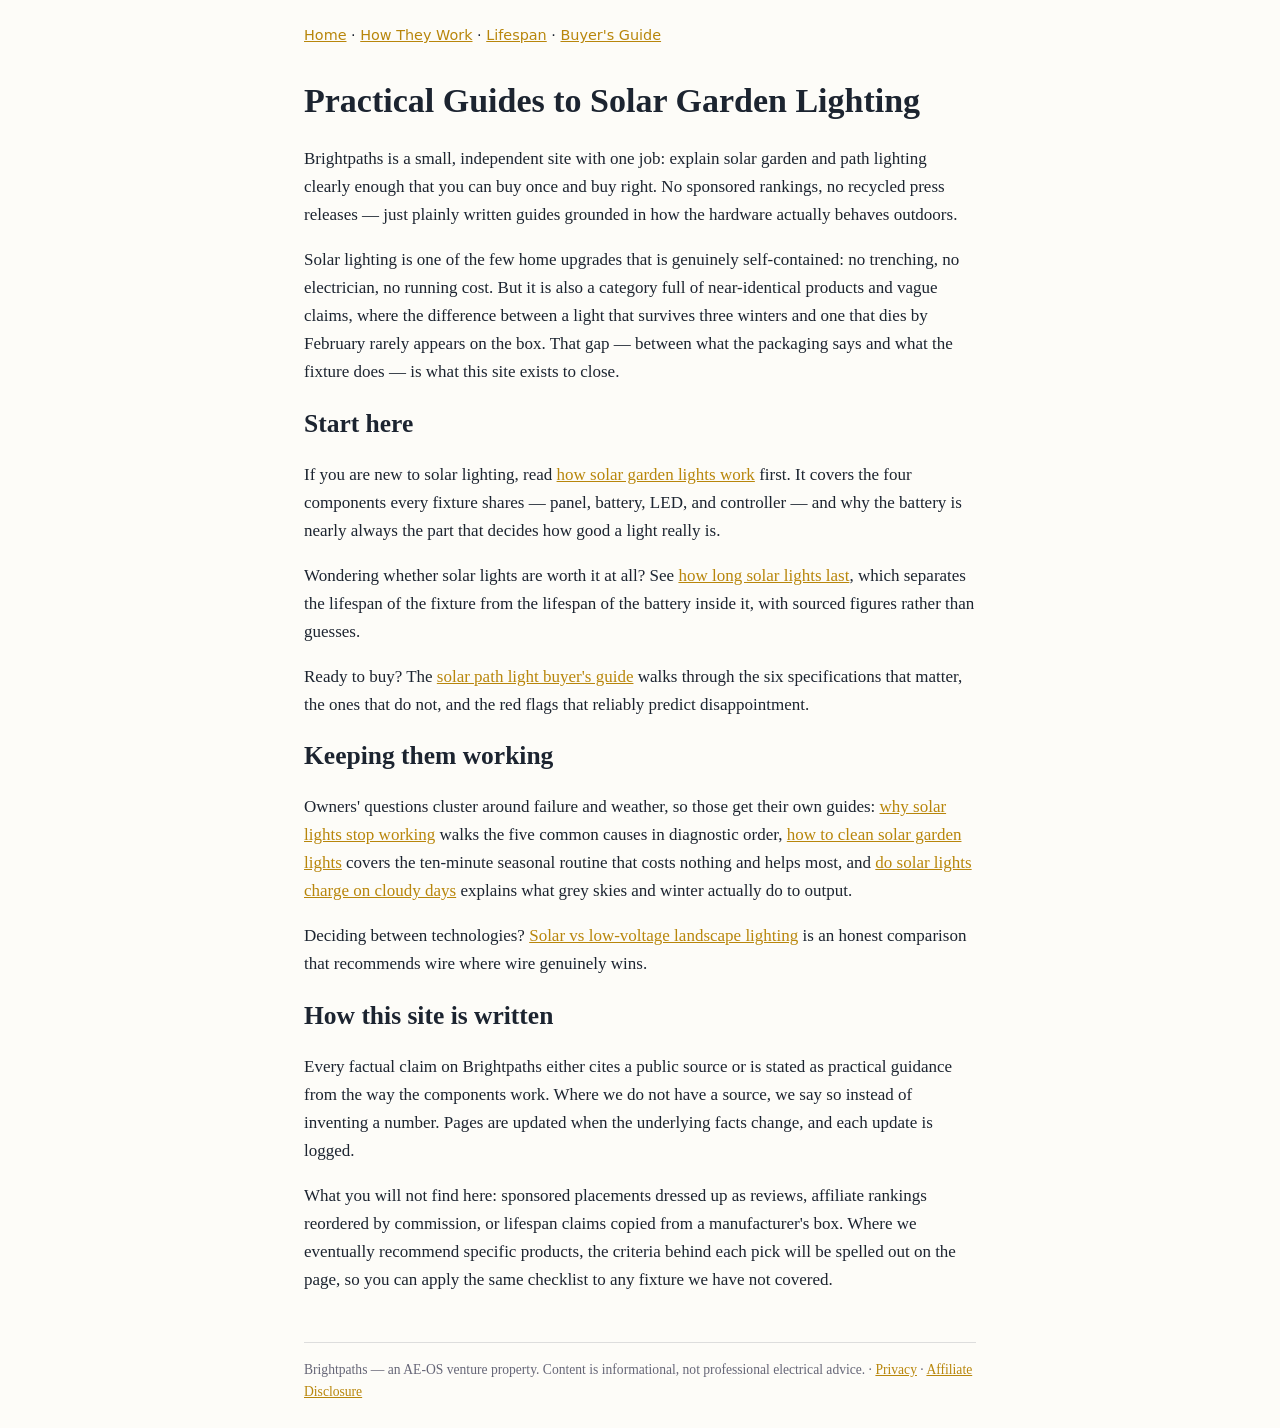
<file: sites/brightpaths/index.html>
<!doctype html>
<html lang="en">
<head>
<meta charset="utf-8">
<meta name="viewport" content="width=device-width, initial-scale=1">
<title>Brightpaths — Practical Guides to Solar Garden Lighting</title>
<meta name="description" content="Independent, plainly written guides to solar garden and path lighting: how it works, how long it lasts, and how to choose fixtures that actually perform.">
<meta name="google-site-verification" content="ahCvHY0oXjrRR0-kupF6ILrSWpkh0SE4DE3gS7k65C8" />
<link rel="stylesheet" href="style.css">
</head>
<body>
<nav><a href="index.html">Home</a> · <a href="articles/how-solar-garden-lights-work.html">How They Work</a> · <a href="articles/how-long-do-solar-lights-last.html">Lifespan</a> · <a href="articles/solar-path-light-buyers-guide.html">Buyer's Guide</a></nav>

<h1>Practical Guides to Solar Garden Lighting</h1>

<p>Brightpaths is a small, independent site with one job: explain solar garden
and path lighting clearly enough that you can buy once and buy right. No
sponsored rankings, no recycled press releases — just plainly written guides
grounded in how the hardware actually behaves outdoors.</p>

<p>Solar lighting is one of the few home upgrades that is genuinely
self-contained: no trenching, no electrician, no running cost. But it is also
a category full of near-identical products and vague claims, where the
difference between a light that survives three winters and one that dies by
February rarely appears on the box. That gap — between what the packaging
says and what the fixture does — is what this site exists to close.</p>

<h2>Start here</h2>

<p>If you are new to solar lighting, read
<a href="articles/how-solar-garden-lights-work.html">how solar garden lights work</a>
first. It covers the four components every fixture shares — panel, battery,
LED, and controller — and why the battery is nearly always the part that
decides how good a light really is.</p>

<p>Wondering whether solar lights are worth it at all? See
<a href="articles/how-long-do-solar-lights-last.html">how long solar lights last</a>,
which separates the lifespan of the fixture from the lifespan of the battery
inside it, with sourced figures rather than guesses.</p>

<p>Ready to buy? The
<a href="articles/solar-path-light-buyers-guide.html">solar path light buyer's guide</a>
walks through the six specifications that matter, the ones that do not, and
the red flags that reliably predict disappointment.</p>

<h2>Keeping them working</h2>

<p>Owners' questions cluster around failure and weather, so those get their
own guides: <a href="articles/why-solar-lights-stop-working.html">why solar
lights stop working</a> walks the five common causes in diagnostic order,
<a href="articles/how-to-clean-solar-garden-lights.html">how to clean solar
garden lights</a> covers the ten-minute seasonal routine that costs nothing
and helps most, and
<a href="articles/do-solar-lights-charge-on-cloudy-days.html">do solar
lights charge on cloudy days</a> explains what grey skies and winter
actually do to output.</p>

<p>Deciding between technologies?
<a href="articles/solar-vs-low-voltage-landscape-lighting.html">Solar vs
low-voltage landscape lighting</a> is an honest comparison that recommends
wire where wire genuinely wins.</p>

<h2>How this site is written</h2>

<p>Every factual claim on Brightpaths either cites a public source or is
stated as practical guidance from the way the components work. Where we do
not have a source, we say so instead of inventing a number. Pages are updated
when the underlying facts change, and each update is logged.</p>

<p>What you will not find here: sponsored placements dressed up as reviews,
affiliate rankings reordered by commission, or lifespan claims copied from
a manufacturer's box. Where we eventually recommend specific products, the
criteria behind each pick will be spelled out on the page, so you can apply
the same checklist to any fixture we have not covered.</p>

<footer>Brightpaths — an AE-OS venture property. Content is informational,
not professional electrical advice. · <a href="privacy.html">Privacy</a> · <a href="affiliate-disclosure.html">Affiliate Disclosure</a></footer>
</body>
</html>
</file>
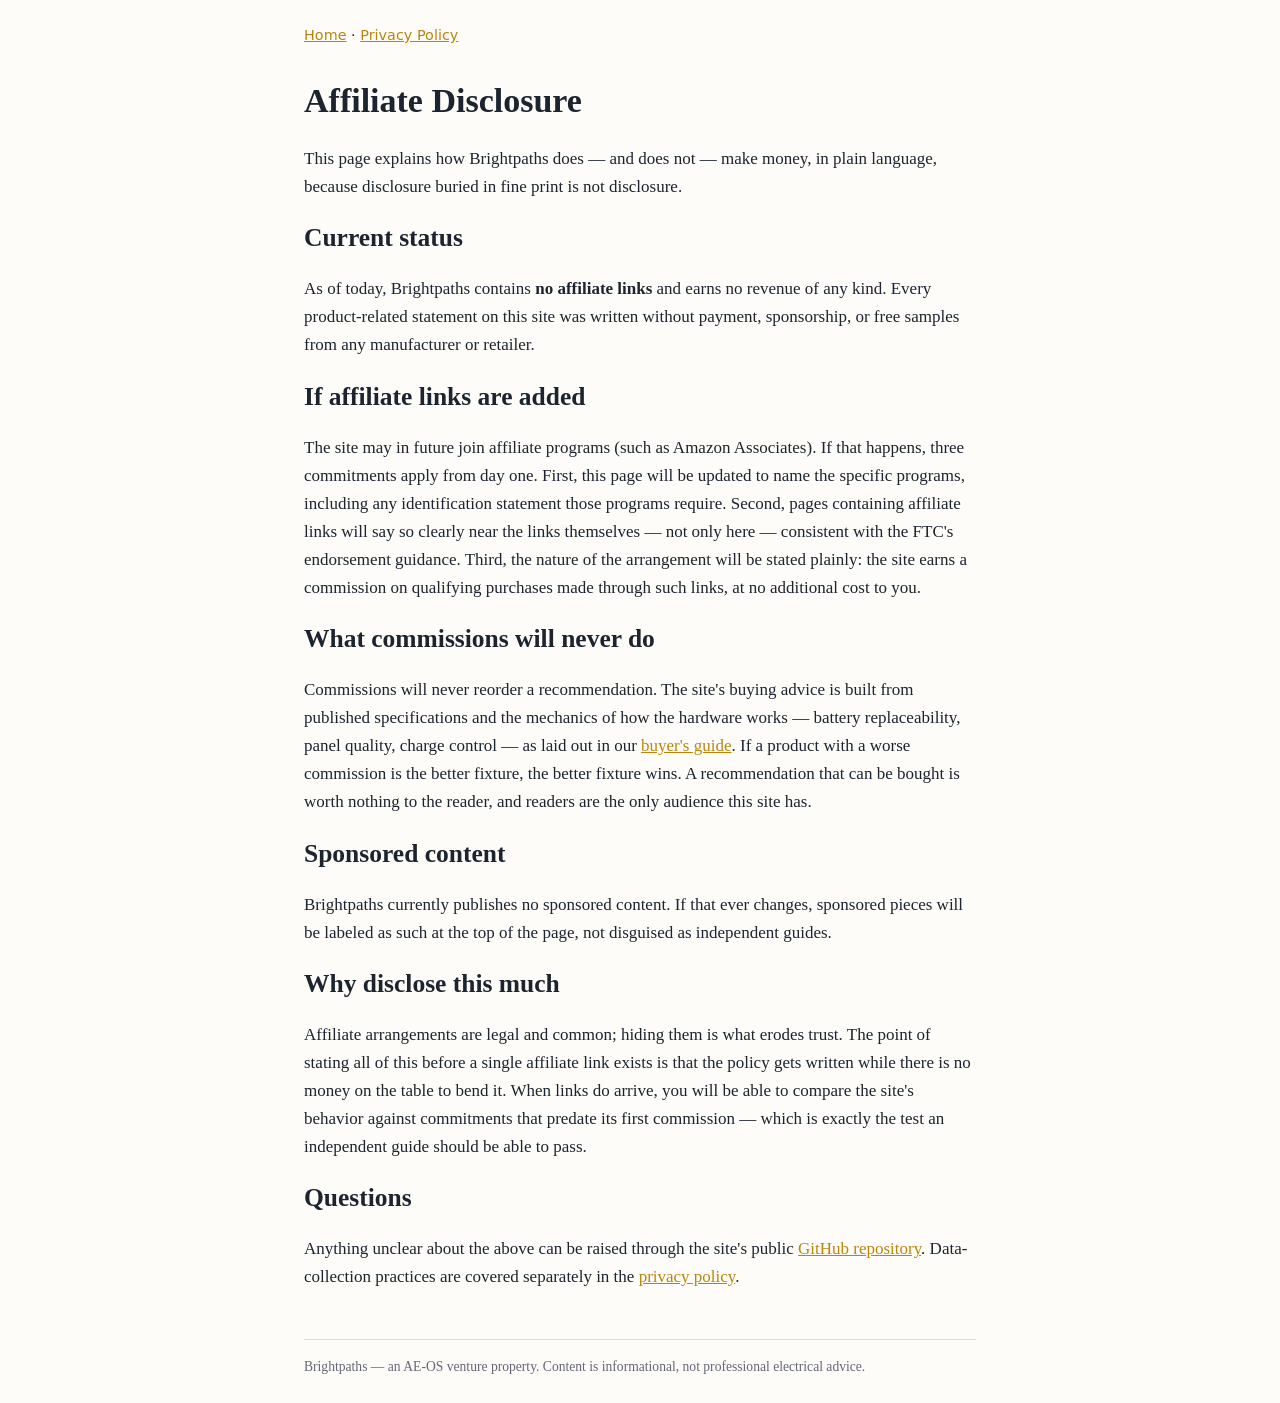
<file: sites/brightpaths/affiliate-disclosure.html>
<!doctype html>
<html lang="en">
<head>
<meta charset="utf-8">
<meta name="viewport" content="width=device-width, initial-scale=1">
<title>Affiliate Disclosure — Brightpaths</title>
<meta name="description" content="How Brightpaths handles affiliate links: current status (none yet), how future links will be disclosed, and why commissions never influence recommendations.">
<link rel="stylesheet" href="style.css">
</head>
<body>
<nav><a href="index.html">Home</a> · <a href="privacy.html">Privacy Policy</a></nav>

<h1>Affiliate Disclosure</h1>

<p>This page explains how Brightpaths does — and does not — make money, in
plain language, because disclosure buried in fine print is not disclosure.</p>

<h2>Current status</h2>

<p>As of today, Brightpaths contains <strong>no affiliate links</strong> and
earns no revenue of any kind. Every product-related statement on this site
was written without payment, sponsorship, or free samples from any
manufacturer or retailer.</p>

<h2>If affiliate links are added</h2>

<p>The site may in future join affiliate programs (such as Amazon
Associates). If that happens, three commitments apply from day one. First,
this page will be updated to name the specific programs, including any
identification statement those programs require. Second, pages containing
affiliate links will say so clearly near the links themselves — not only
here — consistent with the FTC's endorsement guidance. Third, the nature of
the arrangement will be stated plainly: the site earns a commission on
qualifying purchases made through such links, at no additional cost to
you.</p>

<h2>What commissions will never do</h2>

<p>Commissions will never reorder a recommendation. The site's buying advice
is built from published specifications and the mechanics of how the hardware
works — battery replaceability, panel quality, charge control — as laid out
in our <a href="articles/solar-path-light-buyers-guide.html">buyer's
guide</a>. If a product with a worse commission is the better fixture, the
better fixture wins. A recommendation that can be bought is worth nothing to
the reader, and readers are the only audience this site has.</p>

<h2>Sponsored content</h2>

<p>Brightpaths currently publishes no sponsored content. If that ever
changes, sponsored pieces will be labeled as such at the top of the page,
not disguised as independent guides.</p>

<h2>Why disclose this much</h2>

<p>Affiliate arrangements are legal and common; hiding them is what erodes
trust. The point of stating all of this before a single affiliate link
exists is that the policy gets written while there is no money on the table
to bend it. When links do arrive, you will be able to compare the site's
behavior against commitments that predate its first commission — which is
exactly the test an independent guide should be able to pass.</p>

<h2>Questions</h2>

<p>Anything unclear about the above can be raised through the site's public
<a href="https://github.com/Chanranchinnappa/AE-OS" rel="noopener">GitHub
repository</a>. Data-collection practices are covered separately in the
<a href="privacy.html">privacy policy</a>.</p>

<footer>Brightpaths — an AE-OS venture property. Content is informational,
not professional electrical advice.</footer>
</body>
</html>
</file>
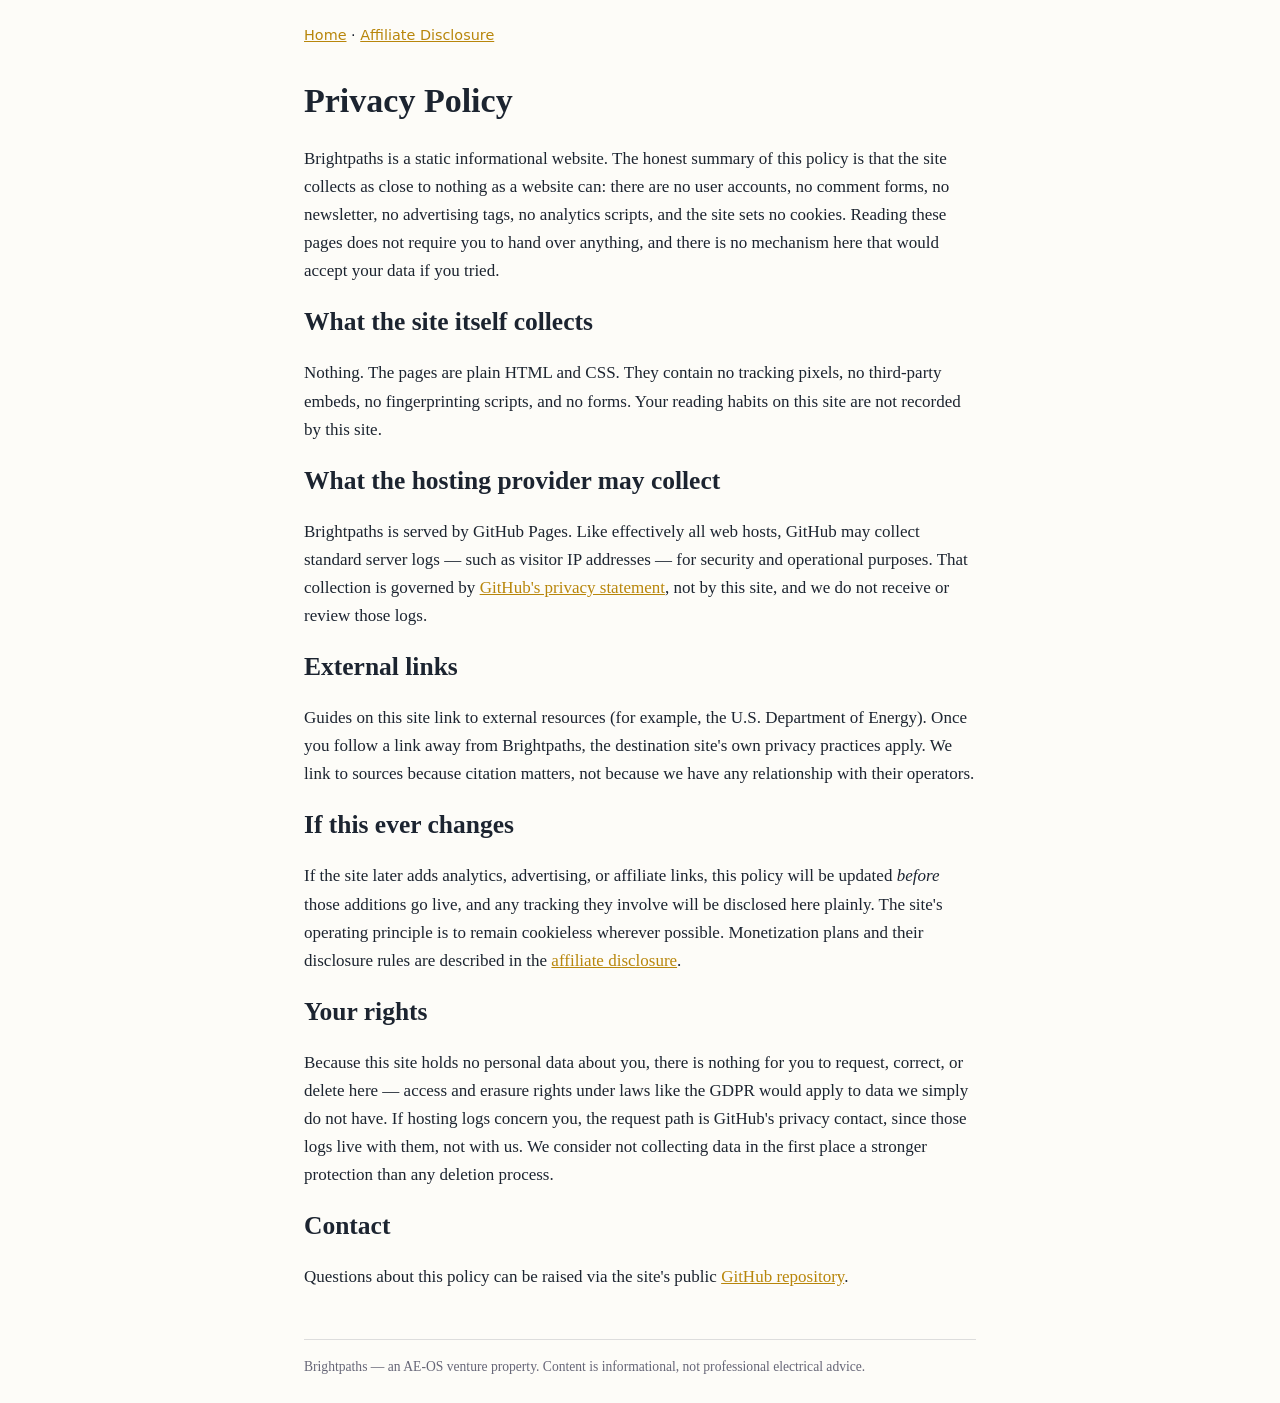
<file: sites/brightpaths/privacy.html>
<!doctype html>
<html lang="en">
<head>
<meta charset="utf-8">
<meta name="viewport" content="width=device-width, initial-scale=1">
<title>Privacy Policy — Brightpaths</title>
<meta name="description" content="Brightpaths privacy policy: no accounts, no cookies, no analytics scripts. What the site does and does not collect, and how hosting logs work.">
<link rel="stylesheet" href="style.css">
</head>
<body>
<nav><a href="index.html">Home</a> · <a href="affiliate-disclosure.html">Affiliate Disclosure</a></nav>

<h1>Privacy Policy</h1>

<p>Brightpaths is a static informational website. The honest summary of this
policy is that the site collects as close to nothing as a website can: there
are no user accounts, no comment forms, no newsletter, no advertising tags,
no analytics scripts, and the site sets no cookies. Reading these pages does
not require you to hand over anything, and there is no mechanism here that
would accept your data if you tried.</p>

<h2>What the site itself collects</h2>

<p>Nothing. The pages are plain HTML and CSS. They contain no tracking
pixels, no third-party embeds, no fingerprinting scripts, and no forms.
Your reading habits on this site are not recorded by this site.</p>

<h2>What the hosting provider may collect</h2>

<p>Brightpaths is served by GitHub Pages. Like effectively all web hosts,
GitHub may collect standard server logs — such as visitor IP addresses — for
security and operational purposes. That collection is governed by
<a href="https://docs.github.com/en/site-policy/privacy-policies/github-general-privacy-statement" rel="noopener">GitHub's
privacy statement</a>, not by this site, and we do not receive or review
those logs.</p>

<h2>External links</h2>

<p>Guides on this site link to external resources (for example, the U.S.
Department of Energy). Once you follow a link away from Brightpaths, the
destination site's own privacy practices apply. We link to sources because
citation matters, not because we have any relationship with their operators.</p>

<h2>If this ever changes</h2>

<p>If the site later adds analytics, advertising, or affiliate links,
this policy will be updated <em>before</em> those additions go live, and any
tracking they involve will be disclosed here plainly. The site's operating
principle is to remain cookieless wherever possible. Monetization plans and
their disclosure rules are described in the
<a href="affiliate-disclosure.html">affiliate disclosure</a>.</p>

<h2>Your rights</h2>

<p>Because this site holds no personal data about you, there is nothing for
you to request, correct, or delete here — access and erasure rights under
laws like the GDPR would apply to data we simply do not have. If hosting
logs concern you, the request path is GitHub's privacy contact, since those
logs live with them, not with us. We consider not collecting data in the
first place a stronger protection than any deletion process.</p>

<h2>Contact</h2>

<p>Questions about this policy can be raised via the site's public
<a href="https://github.com/Chanranchinnappa/AE-OS" rel="noopener">GitHub
repository</a>.</p>

<footer>Brightpaths — an AE-OS venture property. Content is informational,
not professional electrical advice.</footer>
</body>
</html>
</file>
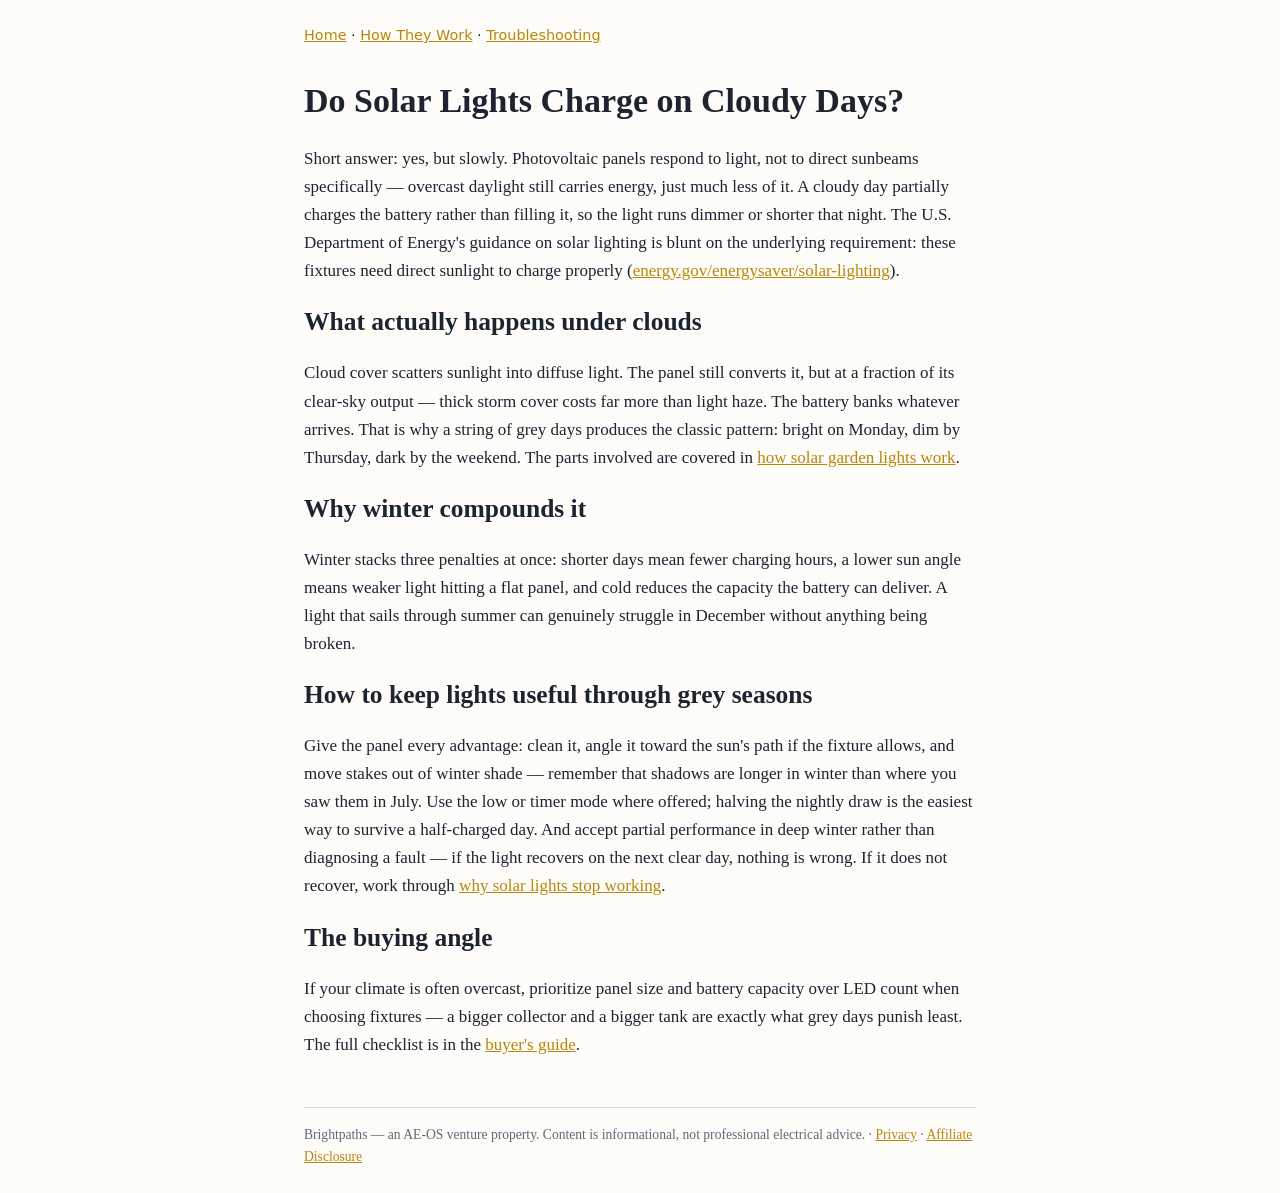
<file: sites/brightpaths/articles/do-solar-lights-charge-on-cloudy-days.html>
<!doctype html>
<html lang="en">
<head>
<meta charset="utf-8">
<meta name="viewport" content="width=device-width, initial-scale=1">
<title>Do Solar Lights Charge on Cloudy Days?</title>
<meta name="description" content="Yes — solar garden lights still charge under clouds, just more slowly. What actually happens in diffuse light, and how to keep lights working through winter.">
<link rel="stylesheet" href="../style.css">
</head>
<body>
<nav><a href="../index.html">Home</a> · <a href="how-solar-garden-lights-work.html">How They Work</a> · <a href="why-solar-lights-stop-working.html">Troubleshooting</a></nav>

<h1>Do Solar Lights Charge on Cloudy Days?</h1>

<p>Short answer: yes, but slowly. Photovoltaic panels respond to light, not
to direct sunbeams specifically — overcast daylight still carries energy,
just much less of it. A cloudy day partially charges the battery rather than
filling it, so the light runs dimmer or shorter that night. The U.S.
Department of Energy's guidance on solar lighting is blunt on the underlying
requirement: these fixtures need direct sunlight to charge properly
(<a href="https://www.energy.gov/energysaver/solar-lighting" rel="noopener">energy.gov/energysaver/solar-lighting</a>).</p>

<h2>What actually happens under clouds</h2>

<p>Cloud cover scatters sunlight into diffuse light. The panel still
converts it, but at a fraction of its clear-sky output — thick storm cover
costs far more than light haze. The battery banks whatever arrives. That is
why a string of grey days produces the classic pattern: bright on Monday,
dim by Thursday, dark by the weekend. The parts involved are covered in
<a href="how-solar-garden-lights-work.html">how solar garden lights
work</a>.</p>

<h2>Why winter compounds it</h2>

<p>Winter stacks three penalties at once: shorter days mean fewer charging
hours, a lower sun angle means weaker light hitting a flat panel, and cold
reduces the capacity the battery can deliver. A light that sails through
summer can genuinely struggle in December without anything being broken.</p>

<h2>How to keep lights useful through grey seasons</h2>

<p>Give the panel every advantage: clean it, angle it toward the sun's path
if the fixture allows, and move stakes out of winter shade — remember that
shadows are longer in winter than where you saw them in July. Use the low or
timer mode where offered; halving the nightly draw is the easiest way to
survive a half-charged day. And accept partial performance in deep winter
rather than diagnosing a fault — if the light recovers on the next clear
day, nothing is wrong. If it does not recover, work through
<a href="why-solar-lights-stop-working.html">why solar lights stop
working</a>.</p>

<h2>The buying angle</h2>

<p>If your climate is often overcast, prioritize panel size and battery
capacity over LED count when choosing fixtures — a bigger collector and a
bigger tank are exactly what grey days punish least. The full checklist is
in the <a href="solar-path-light-buyers-guide.html">buyer's guide</a>.</p>

<footer>Brightpaths — an AE-OS venture property. Content is informational,
not professional electrical advice. · <a href="../privacy.html">Privacy</a> · <a href="../affiliate-disclosure.html">Affiliate Disclosure</a></footer>
</body>
</html>
</file>
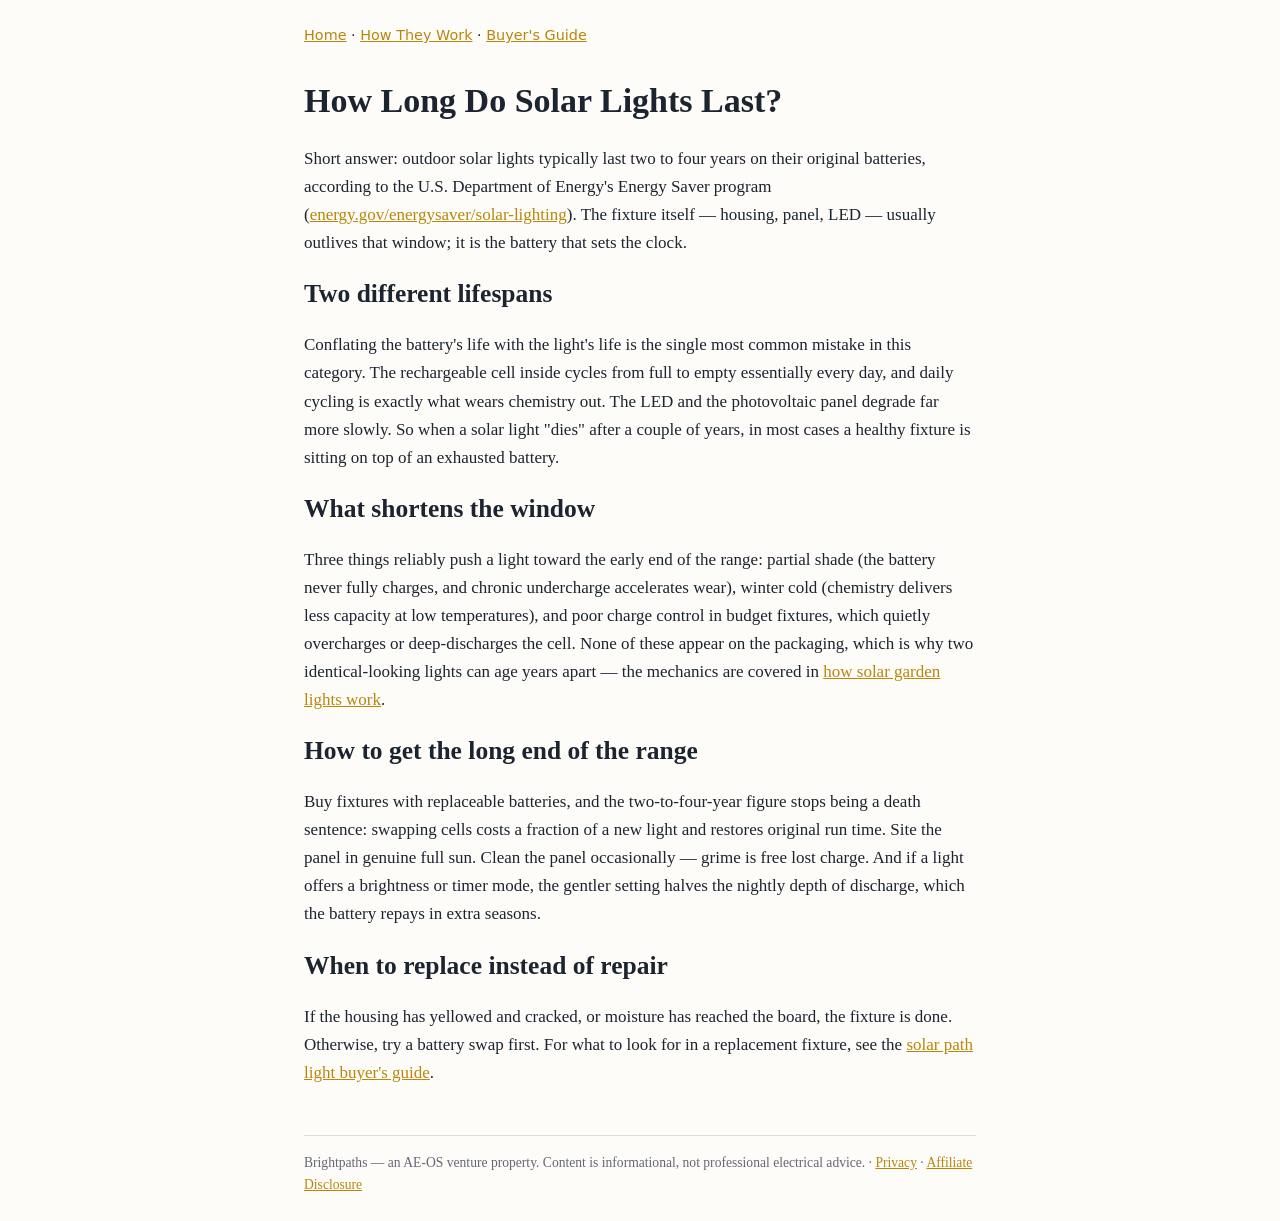
<file: sites/brightpaths/articles/how-long-do-solar-lights-last.html>
<!doctype html>
<html lang="en">
<head>
<meta charset="utf-8">
<meta name="viewport" content="width=device-width, initial-scale=1">
<title>How Long Do Solar Lights Last? Battery vs Fixture Lifespan</title>
<meta name="description" content="Solar lights typically run 2-4 years on their original batteries, per the U.S. Department of Energy. What wears out, what doesn't, and how to double the useful life.">
<link rel="stylesheet" href="../style.css">
</head>
<body>
<nav><a href="../index.html">Home</a> · <a href="how-solar-garden-lights-work.html">How They Work</a> · <a href="solar-path-light-buyers-guide.html">Buyer's Guide</a></nav>

<h1>How Long Do Solar Lights Last?</h1>

<p>Short answer: outdoor solar lights typically last two to four years on
their original batteries, according to the U.S. Department of Energy's
Energy Saver program
(<a href="https://www.energy.gov/energysaver/solar-lighting" rel="noopener">energy.gov/energysaver/solar-lighting</a>).
The fixture itself — housing, panel, LED — usually outlives that window; it
is the battery that sets the clock.</p>

<h2>Two different lifespans</h2>

<p>Conflating the battery's life with the light's life is the single most
common mistake in this category. The rechargeable cell inside cycles from
full to empty essentially every day, and daily cycling is exactly what wears
chemistry out. The LED and the photovoltaic panel degrade far more slowly.
So when a solar light "dies" after a couple of years, in most cases a
healthy fixture is sitting on top of an exhausted battery.</p>

<h2>What shortens the window</h2>

<p>Three things reliably push a light toward the early end of the range:
partial shade (the battery never fully charges, and chronic undercharge
accelerates wear), winter cold (chemistry delivers less capacity at low
temperatures), and poor charge control in budget fixtures, which quietly
overcharges or deep-discharges the cell. None of these appear on the
packaging, which is why two identical-looking lights can age years apart —
the mechanics are covered in
<a href="how-solar-garden-lights-work.html">how solar garden lights
work</a>.</p>

<h2>How to get the long end of the range</h2>

<p>Buy fixtures with replaceable batteries, and the two-to-four-year figure
stops being a death sentence: swapping cells costs a fraction of a new light
and restores original run time. Site the panel in genuine full sun. Clean
the panel occasionally — grime is free lost charge. And if a light offers a
brightness or timer mode, the gentler setting halves the nightly depth of
discharge, which the battery repays in extra seasons.</p>

<h2>When to replace instead of repair</h2>

<p>If the housing has yellowed and cracked, or moisture has reached the
board, the fixture is done. Otherwise, try a battery swap first. For what to
look for in a replacement fixture, see the
<a href="solar-path-light-buyers-guide.html">solar path light buyer's
guide</a>.</p>

<footer>Brightpaths — an AE-OS venture property. Content is informational,
not professional electrical advice. · <a href="../privacy.html">Privacy</a> · <a href="../affiliate-disclosure.html">Affiliate Disclosure</a></footer>
</body>
</html>
</file>
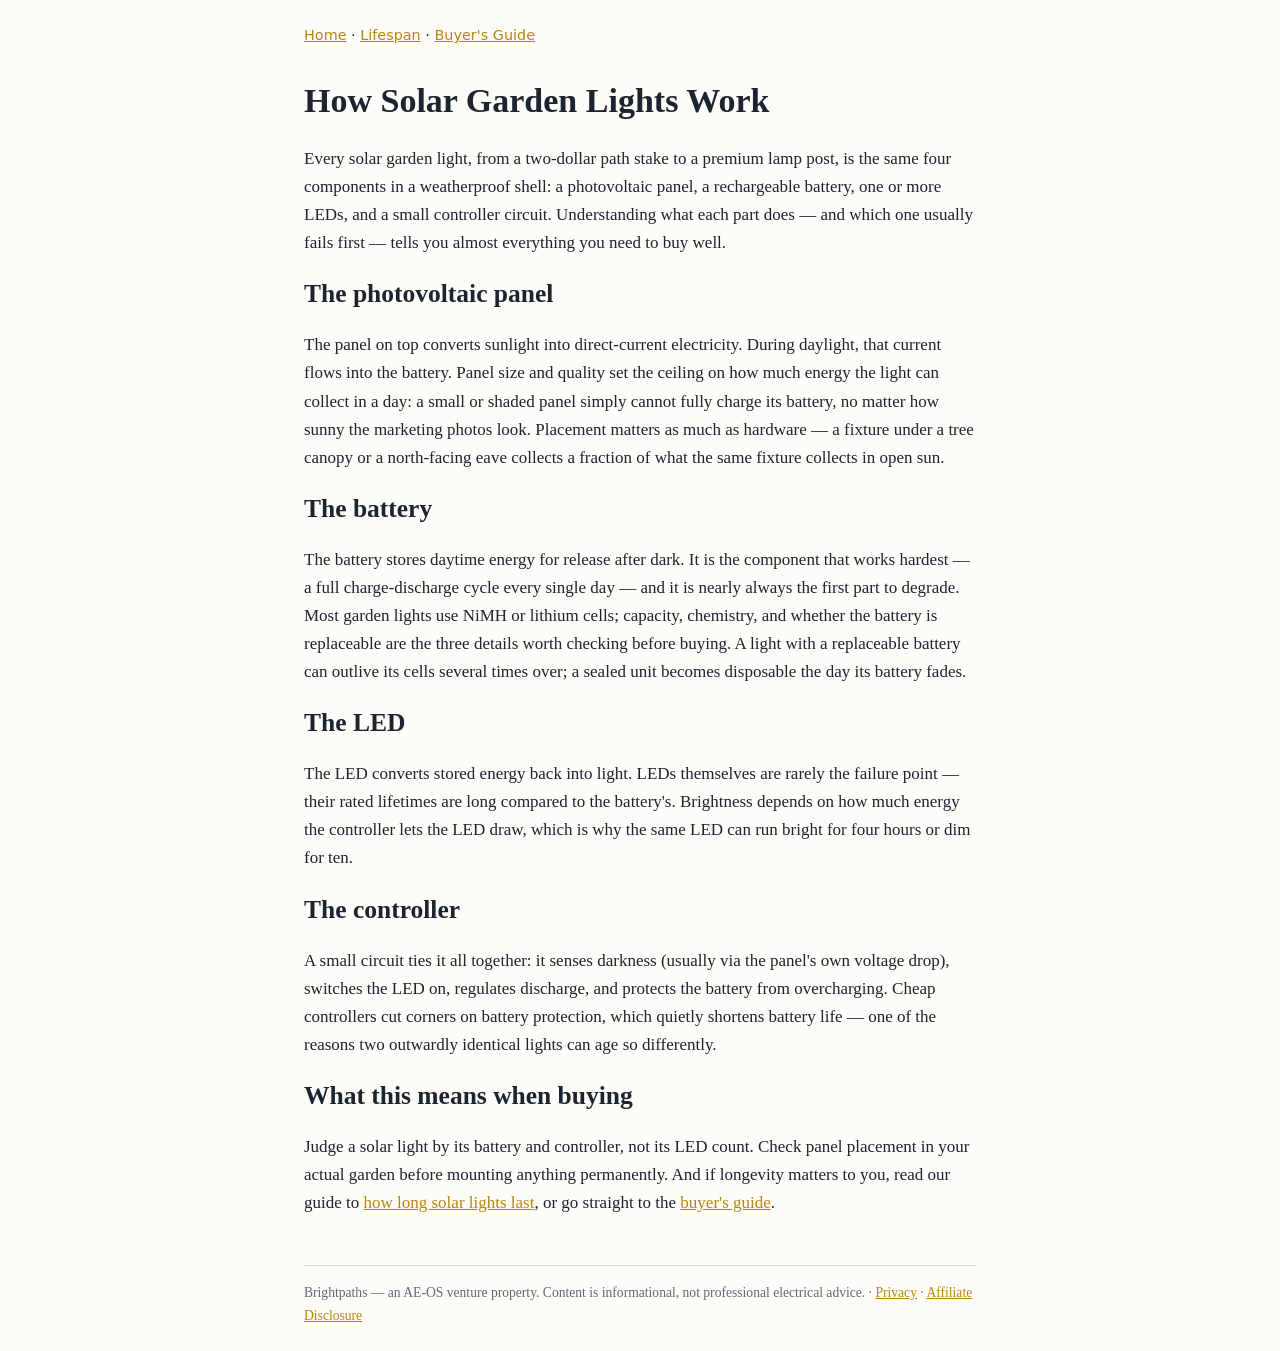
<file: sites/brightpaths/articles/how-solar-garden-lights-work.html>
<!doctype html>
<html lang="en">
<head>
<meta charset="utf-8">
<meta name="viewport" content="width=device-width, initial-scale=1">
<title>How Solar Garden Lights Work: The 4 Key Parts</title>
<meta name="description" content="The four components inside every solar garden light, what each one does, and why the battery — not the panel — usually decides how well the light performs.">
<link rel="stylesheet" href="../style.css">
</head>
<body>
<nav><a href="../index.html">Home</a> · <a href="how-long-do-solar-lights-last.html">Lifespan</a> · <a href="solar-path-light-buyers-guide.html">Buyer's Guide</a></nav>

<h1>How Solar Garden Lights Work</h1>

<p>Every solar garden light, from a two-dollar path stake to a premium lamp
post, is the same four components in a weatherproof shell: a photovoltaic
panel, a rechargeable battery, one or more LEDs, and a small controller
circuit. Understanding what each part does — and which one usually fails
first — tells you almost everything you need to buy well.</p>

<h2>The photovoltaic panel</h2>

<p>The panel on top converts sunlight into direct-current electricity. During
daylight, that current flows into the battery. Panel size and quality set the
ceiling on how much energy the light can collect in a day: a small or shaded
panel simply cannot fully charge its battery, no matter how sunny the
marketing photos look. Placement matters as much as hardware — a fixture
under a tree canopy or a north-facing eave collects a fraction of what the
same fixture collects in open sun.</p>

<h2>The battery</h2>

<p>The battery stores daytime energy for release after dark. It is the
component that works hardest — a full charge-discharge cycle every single
day — and it is nearly always the first part to degrade. Most garden lights
use NiMH or lithium cells; capacity, chemistry, and whether the battery is
replaceable are the three details worth checking before buying. A light with
a replaceable battery can outlive its cells several times over; a sealed unit
becomes disposable the day its battery fades.</p>

<h2>The LED</h2>

<p>The LED converts stored energy back into light. LEDs themselves are rarely
the failure point — their rated lifetimes are long compared to the battery's.
Brightness depends on how much energy the controller lets the LED draw, which
is why the same LED can run bright for four hours or dim for ten.</p>

<h2>The controller</h2>

<p>A small circuit ties it all together: it senses darkness (usually via the
panel's own voltage drop), switches the LED on, regulates discharge, and
protects the battery from overcharging. Cheap controllers cut corners on
battery protection, which quietly shortens battery life — one of the reasons
two outwardly identical lights can age so differently.</p>

<h2>What this means when buying</h2>

<p>Judge a solar light by its battery and controller, not its LED count.
Check panel placement in your actual garden before mounting anything
permanently. And if longevity matters to you, read our guide to
<a href="how-long-do-solar-lights-last.html">how long solar lights
last</a>, or go straight to the
<a href="solar-path-light-buyers-guide.html">buyer's guide</a>.</p>

<footer>Brightpaths — an AE-OS venture property. Content is informational,
not professional electrical advice. · <a href="../privacy.html">Privacy</a> · <a href="../affiliate-disclosure.html">Affiliate Disclosure</a></footer>
</body>
</html>
</file>
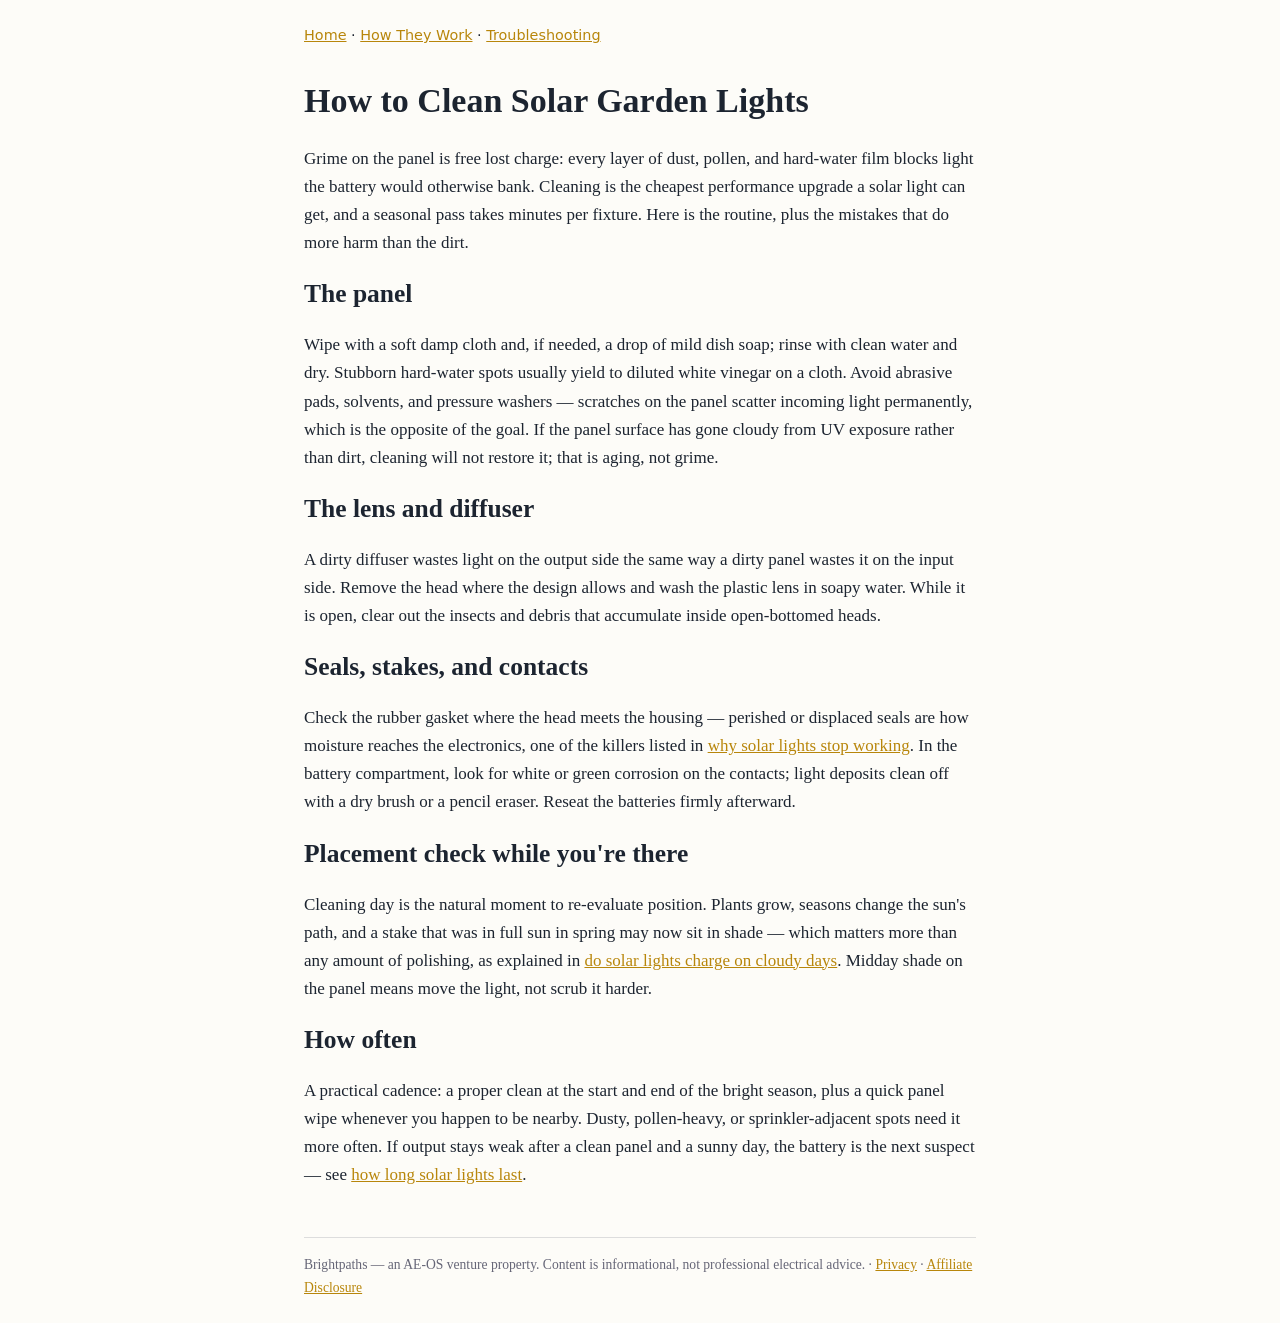
<file: sites/brightpaths/articles/how-to-clean-solar-garden-lights.html>
<!doctype html>
<html lang="en">
<head>
<meta charset="utf-8">
<meta name="viewport" content="width=device-width, initial-scale=1">
<title>How to Clean Solar Garden Lights (and Why It Matters)</title>
<meta name="description" content="A ten-minute seasonal routine for solar garden lights: cleaning the panel, restoring cloudy lenses, checking seals and contacts — and what never to use.">
<link rel="stylesheet" href="../style.css">
</head>
<body>
<nav><a href="../index.html">Home</a> · <a href="how-solar-garden-lights-work.html">How They Work</a> · <a href="why-solar-lights-stop-working.html">Troubleshooting</a></nav>

<h1>How to Clean Solar Garden Lights</h1>

<p>Grime on the panel is free lost charge: every layer of dust, pollen, and
hard-water film blocks light the battery would otherwise bank. Cleaning is
the cheapest performance upgrade a solar light can get, and a seasonal pass
takes minutes per fixture. Here is the routine, plus the mistakes that do
more harm than the dirt.</p>

<h2>The panel</h2>

<p>Wipe with a soft damp cloth and, if needed, a drop of mild dish soap;
rinse with clean water and dry. Stubborn hard-water spots usually yield to
diluted white vinegar on a cloth. Avoid abrasive pads, solvents, and
pressure washers — scratches on the panel scatter incoming light
permanently, which is the opposite of the goal. If the panel surface has
gone cloudy from UV exposure rather than dirt, cleaning will not restore
it; that is aging, not grime.</p>

<h2>The lens and diffuser</h2>

<p>A dirty diffuser wastes light on the output side the same way a dirty
panel wastes it on the input side. Remove the head where the design allows
and wash the plastic lens in soapy water. While it is open, clear out the
insects and debris that accumulate inside open-bottomed heads.</p>

<h2>Seals, stakes, and contacts</h2>

<p>Check the rubber gasket where the head meets the housing — perished or
displaced seals are how moisture reaches the electronics, one of the killers
listed in <a href="why-solar-lights-stop-working.html">why solar lights
stop working</a>. In the battery compartment, look for white or green
corrosion on the contacts; light deposits clean off with a dry brush or a
pencil eraser. Reseat the batteries firmly afterward.</p>

<h2>Placement check while you're there</h2>

<p>Cleaning day is the natural moment to re-evaluate position. Plants grow,
seasons change the sun's path, and a stake that was in full sun in spring
may now sit in shade — which matters more than any amount of polishing, as
explained in <a href="do-solar-lights-charge-on-cloudy-days.html">do solar
lights charge on cloudy days</a>. Midday shade on the panel means move the
light, not scrub it harder.</p>

<h2>How often</h2>

<p>A practical cadence: a proper clean at the start and end of the bright
season, plus a quick panel wipe whenever you happen to be nearby. Dusty,
pollen-heavy, or sprinkler-adjacent spots need it more often. If output
stays weak after a clean panel and a sunny day, the battery is the next
suspect — see <a href="how-long-do-solar-lights-last.html">how long solar
lights last</a>.</p>

<footer>Brightpaths — an AE-OS venture property. Content is informational,
not professional electrical advice. · <a href="../privacy.html">Privacy</a> · <a href="../affiliate-disclosure.html">Affiliate Disclosure</a></footer>
</body>
</html>
</file>
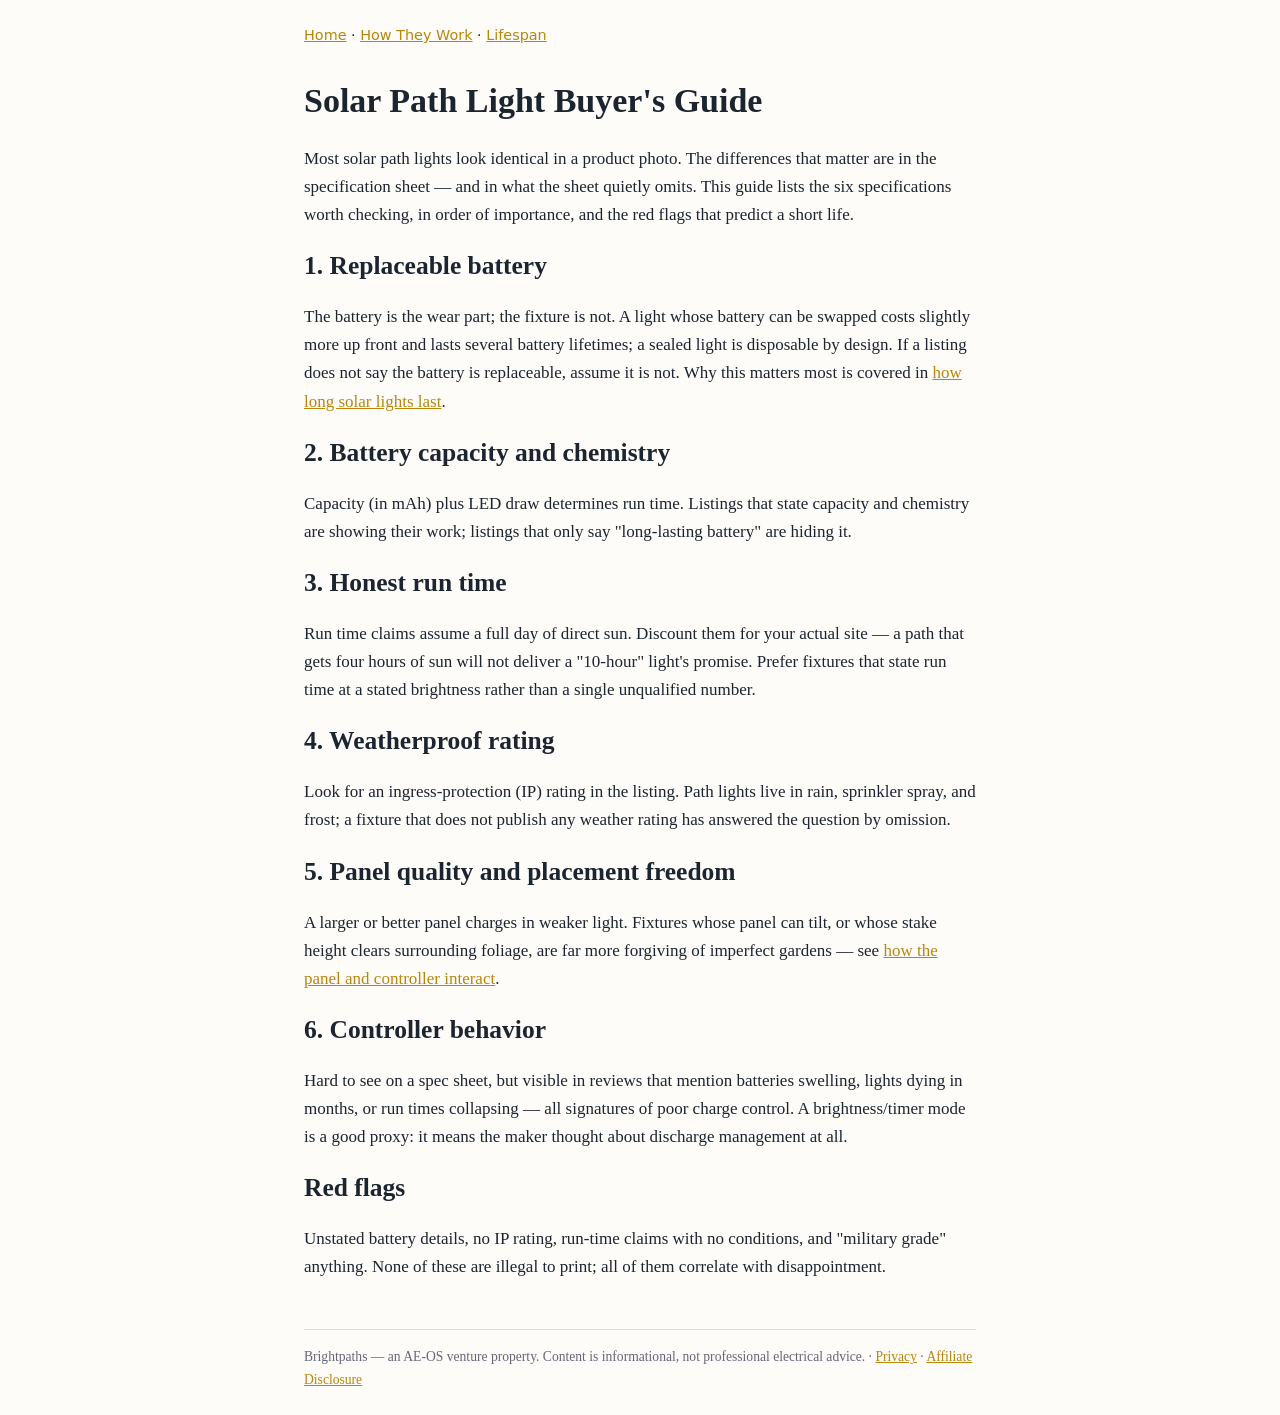
<file: sites/brightpaths/articles/solar-path-light-buyers-guide.html>
<!doctype html>
<html lang="en">
<head>
<meta charset="utf-8">
<meta name="viewport" content="width=device-width, initial-scale=1">
<title>Solar Path Light Buyer's Guide — The Six Specs That Matter</title>
<meta name="description" content="A practical checklist for choosing solar path lights: battery replaceability, panel type, lumens, run time, weatherproof rating, and controller quality.">
<link rel="stylesheet" href="../style.css">
</head>
<body>
<nav><a href="../index.html">Home</a> · <a href="how-solar-garden-lights-work.html">How They Work</a> · <a href="how-long-do-solar-lights-last.html">Lifespan</a></nav>

<h1>Solar Path Light Buyer's Guide</h1>

<p>Most solar path lights look identical in a product photo. The differences
that matter are in the specification sheet — and in what the sheet quietly
omits. This guide lists the six specifications worth checking, in order of
importance, and the red flags that predict a short life.</p>

<h2>1. Replaceable battery</h2>

<p>The battery is the wear part; the fixture is not. A light whose battery
can be swapped costs slightly more up front and lasts several battery
lifetimes; a sealed light is disposable by design. If a listing does not say
the battery is replaceable, assume it is not. Why this matters most is
covered in <a href="how-long-do-solar-lights-last.html">how long solar
lights last</a>.</p>

<h2>2. Battery capacity and chemistry</h2>

<p>Capacity (in mAh) plus LED draw determines run time. Listings that state
capacity and chemistry are showing their work; listings that only say
"long-lasting battery" are hiding it.</p>

<h2>3. Honest run time</h2>

<p>Run time claims assume a full day of direct sun. Discount them for your
actual site — a path that gets four hours of sun will not deliver a
"10-hour" light's promise. Prefer fixtures that state run time at a stated
brightness rather than a single unqualified number.</p>

<h2>4. Weatherproof rating</h2>

<p>Look for an ingress-protection (IP) rating in the listing. Path lights
live in rain, sprinkler spray, and frost; a fixture that does not publish
any weather rating has answered the question by omission.</p>

<h2>5. Panel quality and placement freedom</h2>

<p>A larger or better panel charges in weaker light. Fixtures whose panel
can tilt, or whose stake height clears surrounding foliage, are far more
forgiving of imperfect gardens — see
<a href="how-solar-garden-lights-work.html">how the panel and
controller interact</a>.</p>

<h2>6. Controller behavior</h2>

<p>Hard to see on a spec sheet, but visible in reviews that mention batteries
swelling, lights dying in months, or run times collapsing — all signatures
of poor charge control. A brightness/timer mode is a good proxy: it means
the maker thought about discharge management at all.</p>

<h2>Red flags</h2>

<p>Unstated battery details, no IP rating, run-time claims with no
conditions, and "military grade" anything. None of these are illegal to
print; all of them correlate with disappointment.</p>

<footer>Brightpaths — an AE-OS venture property. Content is informational,
not professional electrical advice. · <a href="../privacy.html">Privacy</a> · <a href="../affiliate-disclosure.html">Affiliate Disclosure</a></footer>
</body>
</html>
</file>
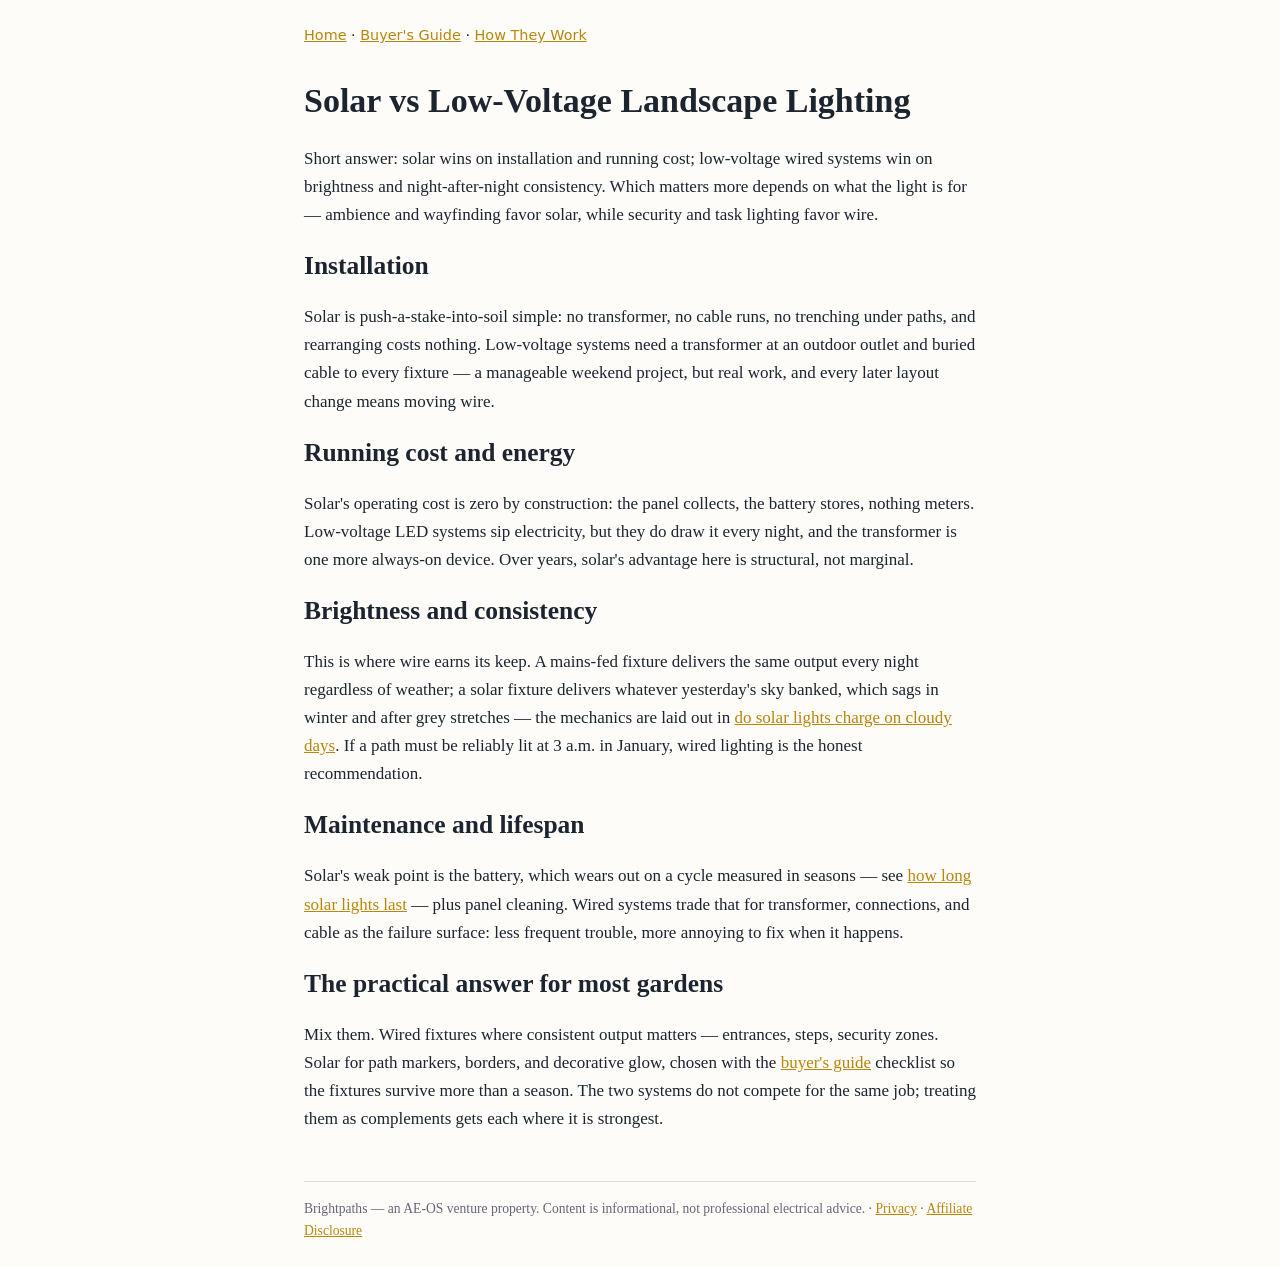
<file: sites/brightpaths/articles/solar-vs-low-voltage-landscape-lighting.html>
<!doctype html>
<html lang="en">
<head>
<meta charset="utf-8">
<meta name="viewport" content="width=device-width, initial-scale=1">
<title>Solar vs Low-Voltage Landscape Lighting: Which to Pick</title>
<meta name="description" content="An honest comparison of solar and low-voltage wired landscape lighting: installation, running cost, brightness, reliability, and which suits which garden.">
<link rel="stylesheet" href="../style.css">
</head>
<body>
<nav><a href="../index.html">Home</a> · <a href="solar-path-light-buyers-guide.html">Buyer's Guide</a> · <a href="how-solar-garden-lights-work.html">How They Work</a></nav>

<h1>Solar vs Low-Voltage Landscape Lighting</h1>

<p>Short answer: solar wins on installation and running cost; low-voltage
wired systems win on brightness and night-after-night consistency. Which
matters more depends on what the light is for — ambience and wayfinding
favor solar, while security and task lighting favor wire.</p>

<h2>Installation</h2>

<p>Solar is push-a-stake-into-soil simple: no transformer, no cable runs, no
trenching under paths, and rearranging costs nothing. Low-voltage systems
need a transformer at an outdoor outlet and buried cable to every fixture —
a manageable weekend project, but real work, and every later layout change
means moving wire.</p>

<h2>Running cost and energy</h2>

<p>Solar's operating cost is zero by construction: the panel collects, the
battery stores, nothing meters. Low-voltage LED systems sip electricity, but
they do draw it every night, and the transformer is one more always-on
device. Over years, solar's advantage here is structural, not marginal.</p>

<h2>Brightness and consistency</h2>

<p>This is where wire earns its keep. A mains-fed fixture delivers the same
output every night regardless of weather; a solar fixture delivers whatever
yesterday's sky banked, which sags in winter and after grey stretches — the
mechanics are laid out in
<a href="do-solar-lights-charge-on-cloudy-days.html">do solar lights charge
on cloudy days</a>. If a path must be reliably lit at 3 a.m. in January,
wired lighting is the honest recommendation.</p>

<h2>Maintenance and lifespan</h2>

<p>Solar's weak point is the battery, which wears out on a cycle measured in
seasons — see <a href="how-long-do-solar-lights-last.html">how long solar
lights last</a> — plus panel cleaning. Wired systems trade that for
transformer, connections, and cable as the failure surface: less frequent
trouble, more annoying to fix when it happens.</p>

<h2>The practical answer for most gardens</h2>

<p>Mix them. Wired fixtures where consistent output matters — entrances,
steps, security zones. Solar for path markers, borders, and decorative
glow, chosen with the <a href="solar-path-light-buyers-guide.html">buyer's
guide</a> checklist so the fixtures survive more than a season. The two
systems do not compete for the same job; treating them as complements gets
each where it is strongest.</p>

<footer>Brightpaths — an AE-OS venture property. Content is informational,
not professional electrical advice. · <a href="../privacy.html">Privacy</a> · <a href="../affiliate-disclosure.html">Affiliate Disclosure</a></footer>
</body>
</html>
</file>
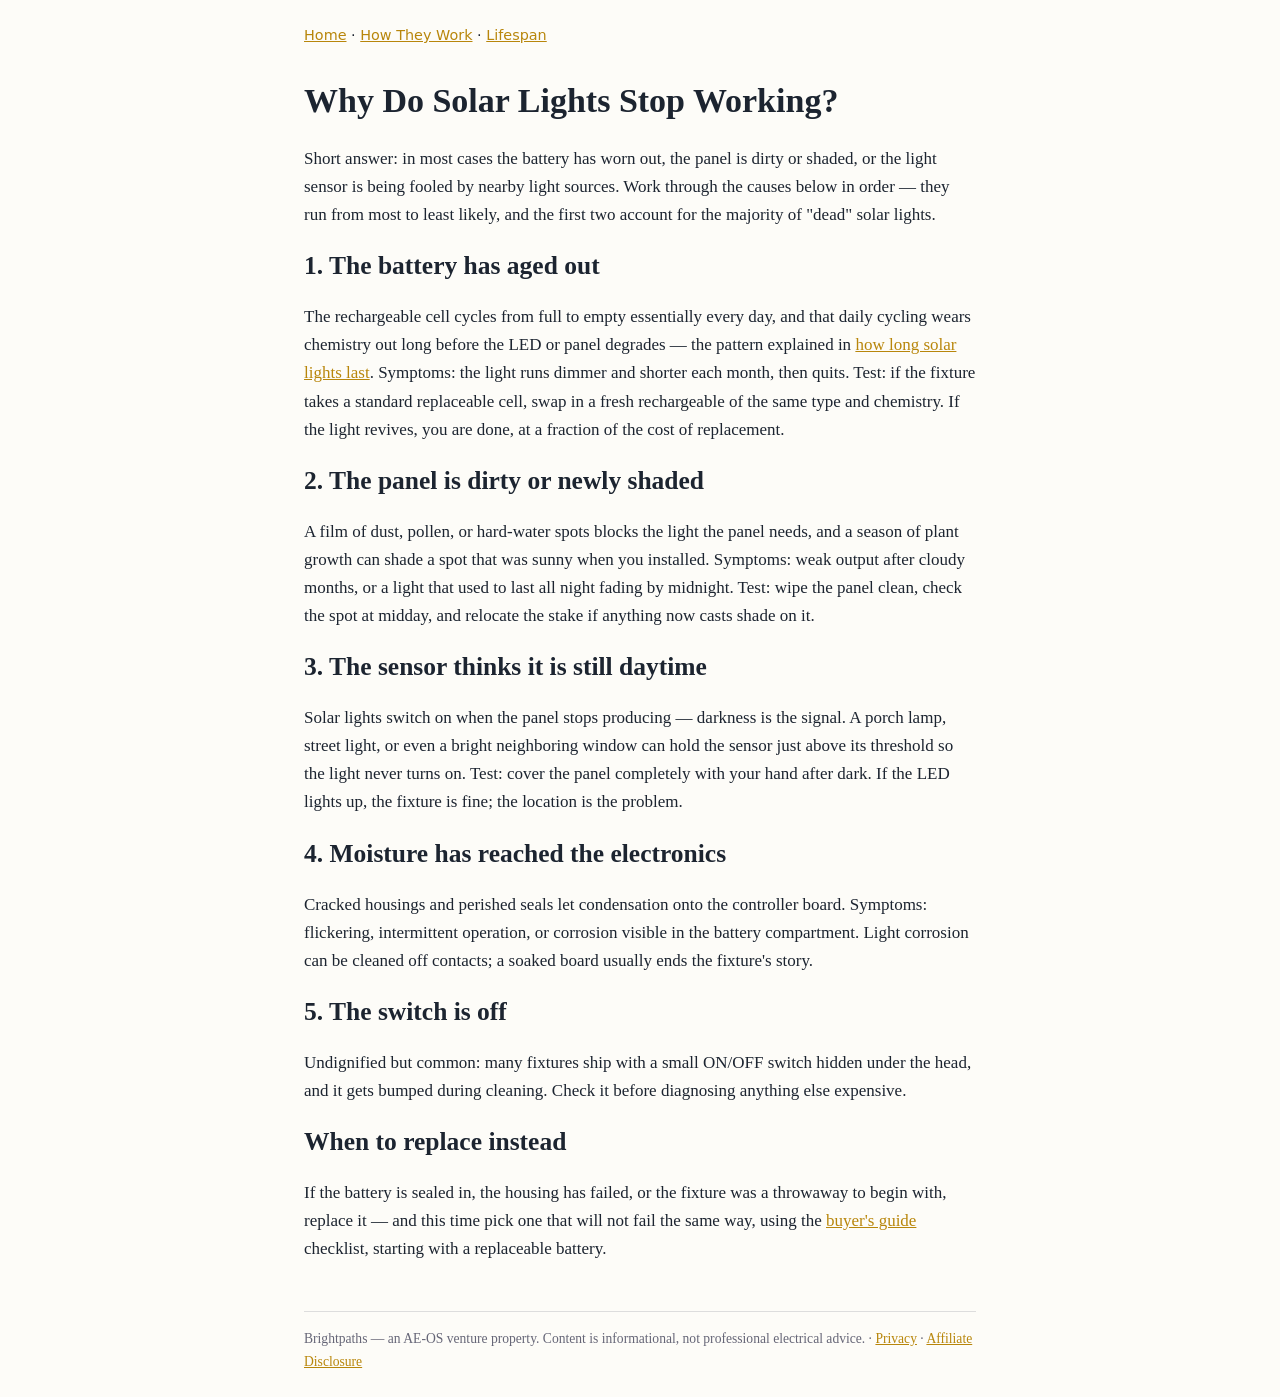
<file: sites/brightpaths/articles/why-solar-lights-stop-working.html>
<!doctype html>
<html lang="en">
<head>
<meta charset="utf-8">
<meta name="viewport" content="width=device-width, initial-scale=1">
<title>Why Do Solar Lights Stop Working? Fixes That Help</title>
<meta name="description" content="A diagnostic guide for dead or dim solar garden lights: the five common causes in order of likelihood, how to test each one, and which fixes are worth doing.">
<link rel="stylesheet" href="../style.css">
</head>
<body>
<nav><a href="../index.html">Home</a> · <a href="how-solar-garden-lights-work.html">How They Work</a> · <a href="how-long-do-solar-lights-last.html">Lifespan</a></nav>

<h1>Why Do Solar Lights Stop Working?</h1>

<p>Short answer: in most cases the battery has worn out, the panel is dirty
or shaded, or the light sensor is being fooled by nearby light sources. Work
through the causes below in order — they run from most to least likely, and
the first two account for the majority of "dead" solar lights.</p>

<h2>1. The battery has aged out</h2>

<p>The rechargeable cell cycles from full to empty essentially every day,
and that daily cycling wears chemistry out long before the LED or panel
degrades — the pattern explained in
<a href="how-long-do-solar-lights-last.html">how long solar lights last</a>.
Symptoms: the light runs dimmer and shorter each month, then quits. Test: if
the fixture takes a standard replaceable cell, swap in a fresh rechargeable
of the same type and chemistry. If the light revives, you are done, at a
fraction of the cost of replacement.</p>

<h2>2. The panel is dirty or newly shaded</h2>

<p>A film of dust, pollen, or hard-water spots blocks the light the panel
needs, and a season of plant growth can shade a spot that was sunny when you
installed. Symptoms: weak output after cloudy months, or a light that used
to last all night fading by midnight. Test: wipe the panel clean, check the
spot at midday, and relocate the stake if anything now casts shade on it.</p>

<h2>3. The sensor thinks it is still daytime</h2>

<p>Solar lights switch on when the panel stops producing — darkness is the
signal. A porch lamp, street light, or even a bright neighboring window can
hold the sensor just above its threshold so the light never turns on.
Test: cover the panel completely with your hand after dark. If the LED
lights up, the fixture is fine; the location is the problem.</p>

<h2>4. Moisture has reached the electronics</h2>

<p>Cracked housings and perished seals let condensation onto the controller
board. Symptoms: flickering, intermittent operation, or corrosion visible in
the battery compartment. Light corrosion can be cleaned off contacts; a
soaked board usually ends the fixture's story.</p>

<h2>5. The switch is off</h2>

<p>Undignified but common: many fixtures ship with a small ON/OFF switch
hidden under the head, and it gets bumped during cleaning. Check it before
diagnosing anything else expensive.</p>

<h2>When to replace instead</h2>

<p>If the battery is sealed in, the housing has failed, or the fixture was a
throwaway to begin with, replace it — and this time pick one that will not
fail the same way, using the
<a href="solar-path-light-buyers-guide.html">buyer's guide</a> checklist,
starting with a replaceable battery.</p>

<footer>Brightpaths — an AE-OS venture property. Content is informational,
not professional electrical advice. · <a href="../privacy.html">Privacy</a> · <a href="../affiliate-disclosure.html">Affiliate Disclosure</a></footer>
</body>
</html>
</file>
<file: sites/brightpaths/style.css>
:root { --ink: #1c2430; --accent: #b8860b; --paper: #fdfcf8; }
* { box-sizing: border-box; }
body { margin: 0 auto; max-width: 720px; padding: 1.5rem; font: 17px/1.65 Georgia, serif; color: var(--ink); background: var(--paper); }
h1, h2 { line-height: 1.25; }
a { color: var(--accent); }
nav { font-family: system-ui, sans-serif; font-size: 0.9rem; margin-bottom: 2rem; }
footer { margin-top: 3rem; font-size: 0.85rem; color: #667; border-top: 1px solid #ddd; padding-top: 1rem; }
</file>
